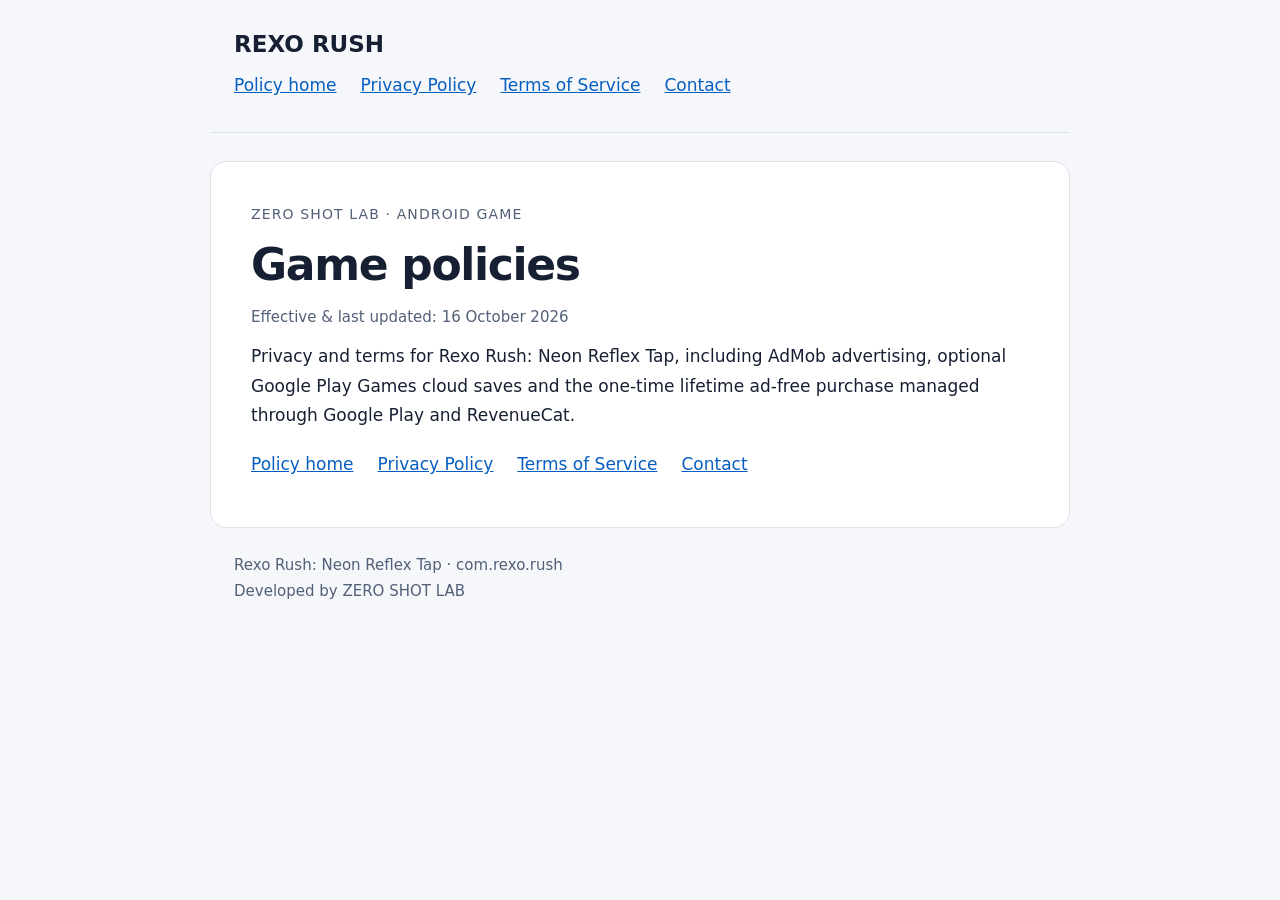
<file: index.html>
<!doctype html>
<html lang="en"><head><meta charset="utf-8"><meta name="viewport" content="width=device-width, initial-scale=1"><meta name="description" content="Game policies for Rexo Rush: Neon Reflex Tap by ZERO SHOT LAB."><title>Game policies · Rexo Rush</title><link rel="stylesheet" href="styles.css"><link rel="canonical" href="https://iamhero2709.github.io/Rexo_rush_privacy/"></head><body><header><div class="brand">REXO RUSH</div><nav aria-label="Policy navigation"><a href="index.html">Policy home</a><a href="privacy.html">Privacy Policy</a><a href="terms.html">Terms of Service</a><a href="mailto:randhir2709vns@gmail.com">Contact</a></nav></header><main id="content"><div class="label">ZERO SHOT LAB · Android game</div><h1>Game policies</h1><p class="updated">Effective &amp; last updated: 16 October 2026</p><p>Privacy and terms for Rexo Rush: Neon Reflex Tap, including AdMob advertising, optional Google Play Games cloud saves and the one-time lifetime ad-free purchase managed through Google Play and RevenueCat.</p><nav aria-label="Policy navigation"><a href="index.html">Policy home</a><a href="privacy.html">Privacy Policy</a><a href="terms.html">Terms of Service</a><a href="mailto:randhir2709vns@gmail.com">Contact</a></nav></main><footer>Rexo Rush: Neon Reflex Tap · com.rexo.rush<br>Developed by ZERO SHOT LAB</footer></body></html>
</file>
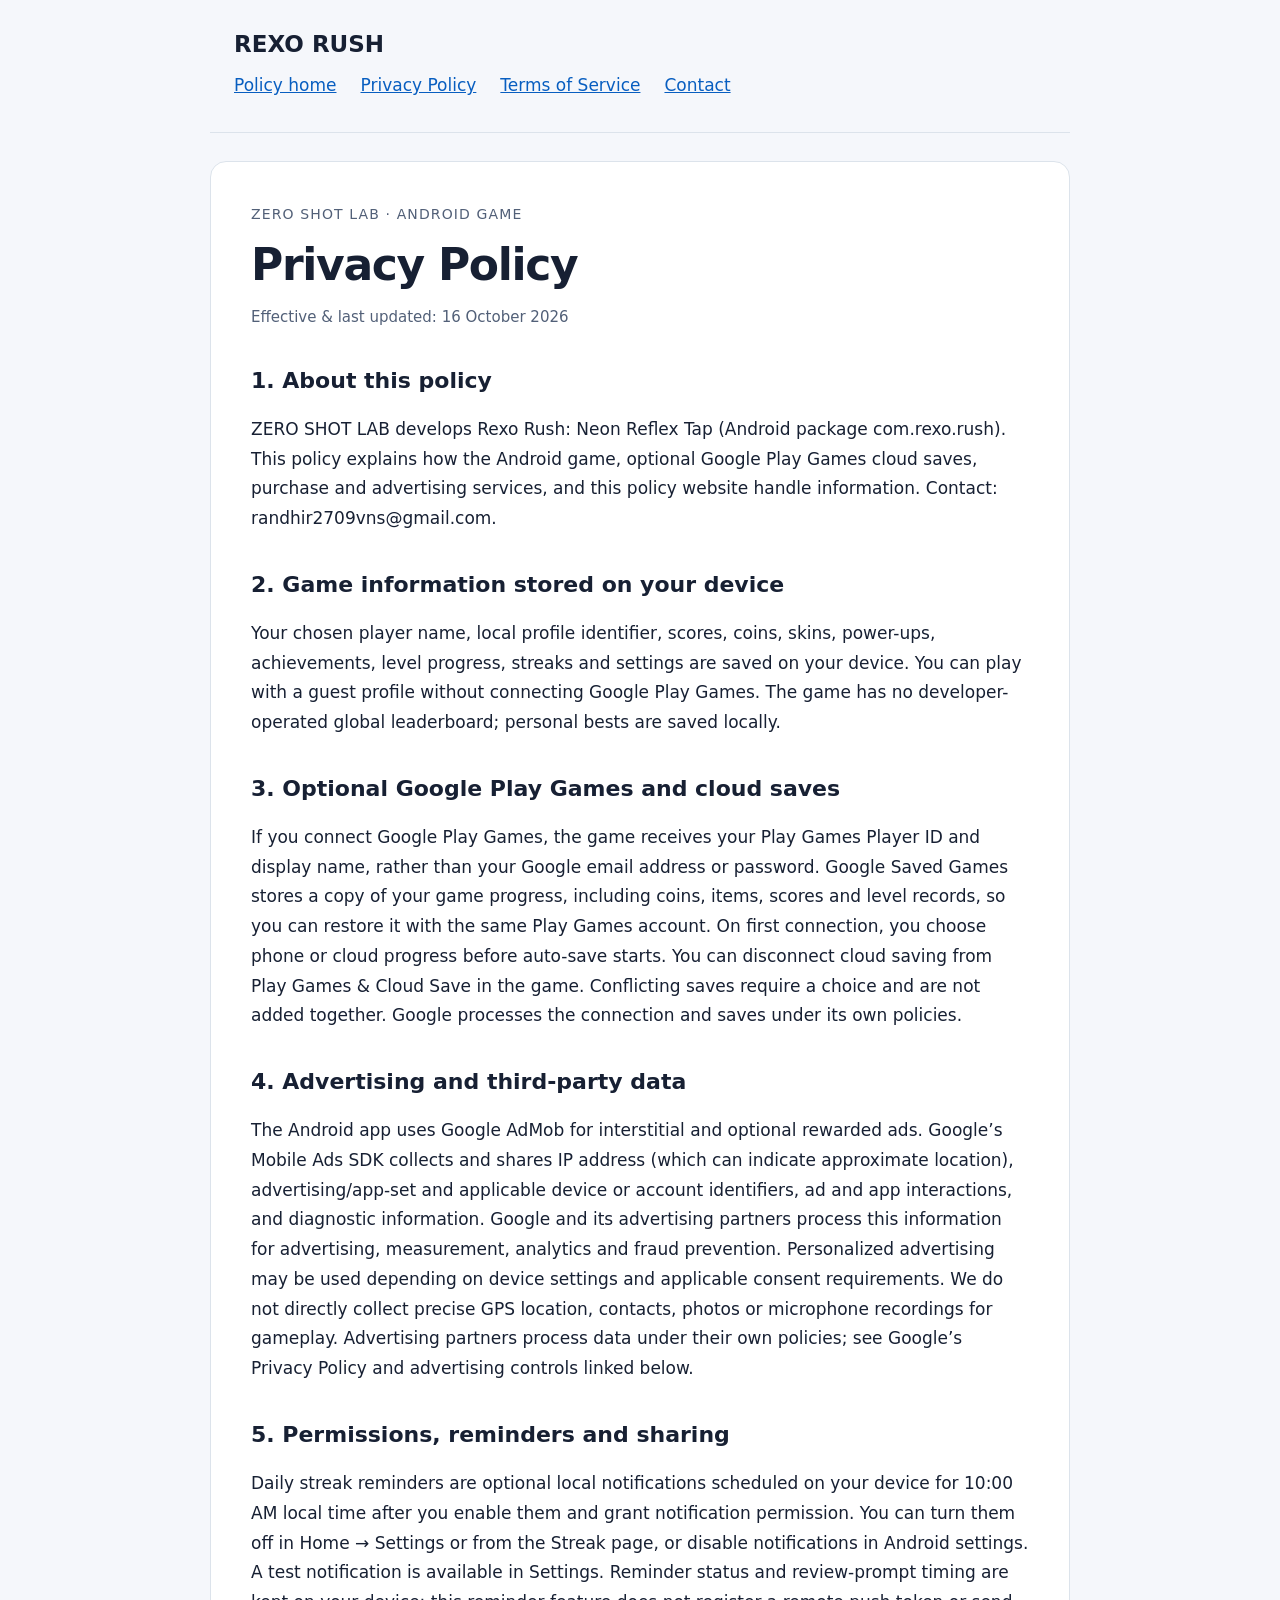
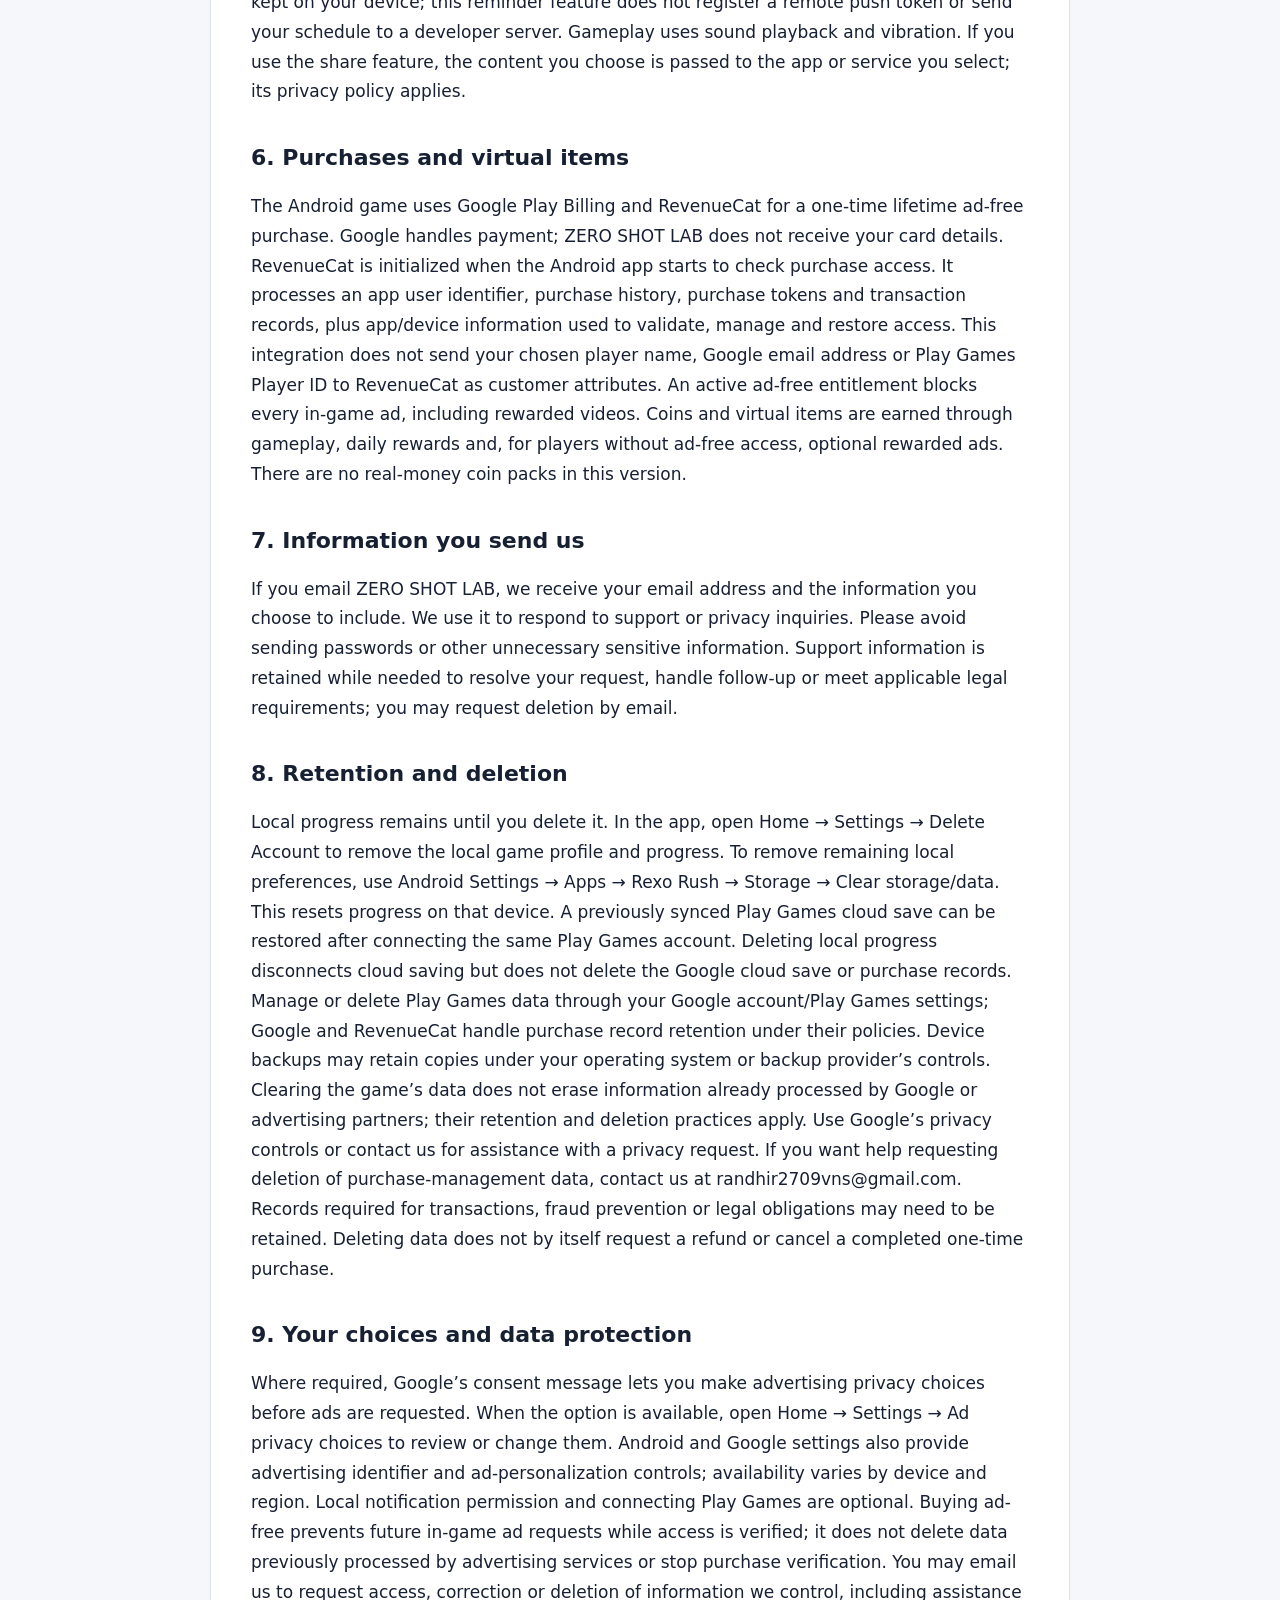
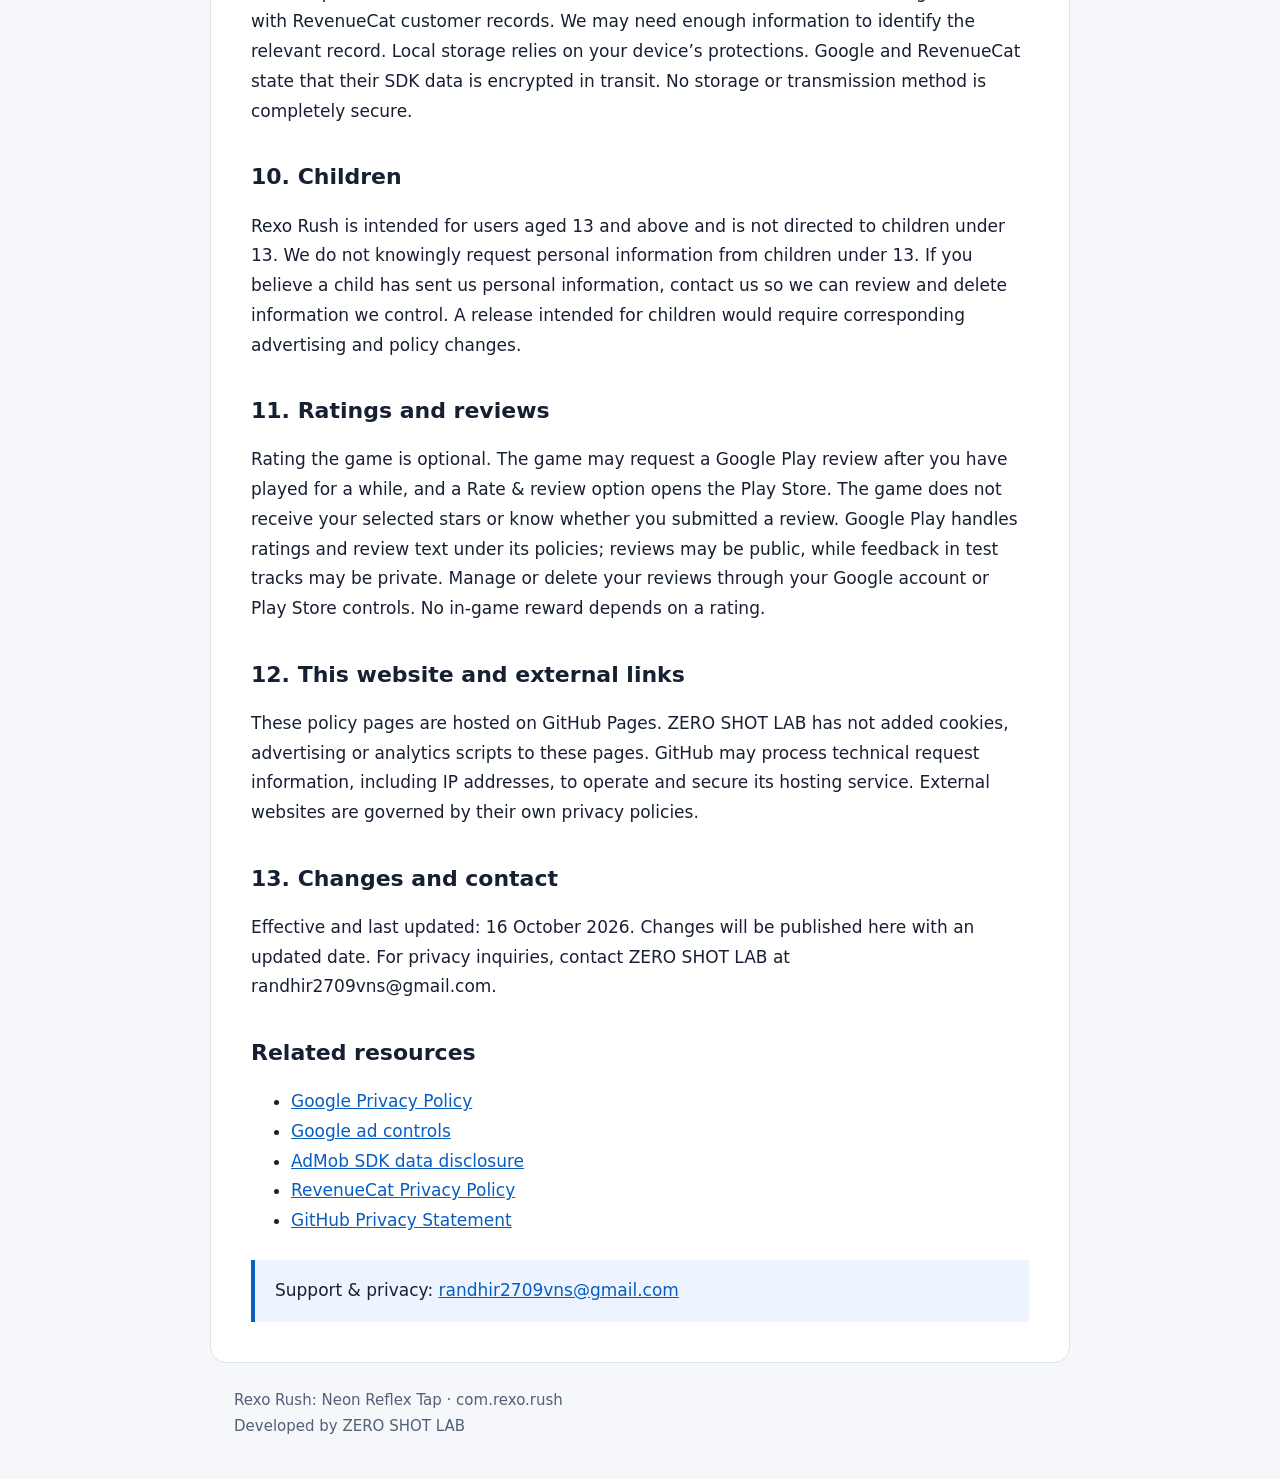
<file: privacy.html>
<!doctype html>
<html lang="en"><head><meta charset="utf-8"><meta name="viewport" content="width=device-width, initial-scale=1"><meta name="description" content="Privacy Policy for Rexo Rush: Neon Reflex Tap by ZERO SHOT LAB."><title>Privacy Policy · Rexo Rush</title><link rel="stylesheet" href="styles.css"><link rel="canonical" href="https://iamhero2709.github.io/Rexo_rush_privacy/privacy.html"></head><body><header><div class="brand">REXO RUSH</div><nav aria-label="Policy navigation"><a href="index.html">Policy home</a><a href="privacy.html" aria-current="page">Privacy Policy</a><a href="terms.html">Terms of Service</a><a href="mailto:randhir2709vns@gmail.com">Contact</a></nav></header><main id="content"><div class="label">ZERO SHOT LAB · Android game</div><h1>Privacy Policy</h1><p class="updated">Effective &amp; last updated: 16 October 2026</p><section id="section-1"><h2>1. About this policy</h2><p>ZERO SHOT LAB develops Rexo Rush: Neon Reflex Tap (Android package com.rexo.rush). This policy explains how the Android game, optional Google Play Games cloud saves, purchase and advertising services, and this policy website handle information. Contact: randhir2709vns@gmail.com.</p></section><section id="section-2"><h2>2. Game information stored on your device</h2><p>Your chosen player name, local profile identifier, scores, coins, skins, power-ups, achievements, level progress, streaks and settings are saved on your device. You can play with a guest profile without connecting Google Play Games. The game has no developer-operated global leaderboard; personal bests are saved locally.</p></section><section id="section-3"><h2>3. Optional Google Play Games and cloud saves</h2><p>If you connect Google Play Games, the game receives your Play Games Player ID and display name, rather than your Google email address or password. Google Saved Games stores a copy of your game progress, including coins, items, scores and level records, so you can restore it with the same Play Games account. On first connection, you choose phone or cloud progress before auto-save starts. You can disconnect cloud saving from Play Games &amp; Cloud Save in the game. Conflicting saves require a choice and are not added together. Google processes the connection and saves under its own policies.</p></section><section id="section-4"><h2>4. Advertising and third-party data</h2><p>The Android app uses Google AdMob for interstitial and optional rewarded ads. Google’s Mobile Ads SDK collects and shares IP address (which can indicate approximate location), advertising/app-set and applicable device or account identifiers, ad and app interactions, and diagnostic information. Google and its advertising partners process this information for advertising, measurement, analytics and fraud prevention. Personalized advertising may be used depending on device settings and applicable consent requirements. We do not directly collect precise GPS location, contacts, photos or microphone recordings for gameplay. Advertising partners process data under their own policies; see Google’s Privacy Policy and advertising controls linked below.</p></section><section id="section-5"><h2>5. Permissions, reminders and sharing</h2><p>Daily streak reminders are optional local notifications scheduled on your device for 10:00 AM local time after you enable them and grant notification permission. You can turn them off in Home → Settings or from the Streak page, or disable notifications in Android settings. A test notification is available in Settings. Reminder status and review-prompt timing are kept on your device; this reminder feature does not register a remote push token or send your schedule to a developer server. Gameplay uses sound playback and vibration. If you use the share feature, the content you choose is passed to the app or service you select; its privacy policy applies.</p></section><section id="section-6"><h2>6. Purchases and virtual items</h2><p>The Android game uses Google Play Billing and RevenueCat for a one-time lifetime ad-free purchase. Google handles payment; ZERO SHOT LAB does not receive your card details. RevenueCat is initialized when the Android app starts to check purchase access. It processes an app user identifier, purchase history, purchase tokens and transaction records, plus app/device information used to validate, manage and restore access. This integration does not send your chosen player name, Google email address or Play Games Player ID to RevenueCat as customer attributes. An active ad-free entitlement blocks every in-game ad, including rewarded videos. Coins and virtual items are earned through gameplay, daily rewards and, for players without ad-free access, optional rewarded ads. There are no real-money coin packs in this version.</p></section><section id="section-7"><h2>7. Information you send us</h2><p>If you email ZERO SHOT LAB, we receive your email address and the information you choose to include. We use it to respond to support or privacy inquiries. Please avoid sending passwords or other unnecessary sensitive information. Support information is retained while needed to resolve your request, handle follow-up or meet applicable legal requirements; you may request deletion by email.</p></section><section id="section-8"><h2>8. Retention and deletion</h2><p>Local progress remains until you delete it. In the app, open Home → Settings → Delete Account to remove the local game profile and progress. To remove remaining local preferences, use Android Settings → Apps → Rexo Rush → Storage → Clear storage/data. This resets progress on that device. A previously synced Play Games cloud save can be restored after connecting the same Play Games account. Deleting local progress disconnects cloud saving but does not delete the Google cloud save or purchase records. Manage or delete Play Games data through your Google account/Play Games settings; Google and RevenueCat handle purchase record retention under their policies. Device backups may retain copies under your operating system or backup provider’s controls. Clearing the game’s data does not erase information already processed by Google or advertising partners; their retention and deletion practices apply. Use Google’s privacy controls or contact us for assistance with a privacy request. If you want help requesting deletion of purchase-management data, contact us at randhir2709vns@gmail.com. Records required for transactions, fraud prevention or legal obligations may need to be retained. Deleting data does not by itself request a refund or cancel a completed one-time purchase.</p></section><section id="section-9"><h2>9. Your choices and data protection</h2><p>Where required, Google’s consent message lets you make advertising privacy choices before ads are requested. When the option is available, open Home → Settings → Ad privacy choices to review or change them. Android and Google settings also provide advertising identifier and ad-personalization controls; availability varies by device and region. Local notification permission and connecting Play Games are optional. Buying ad-free prevents future in-game ad requests while access is verified; it does not delete data previously processed by advertising services or stop purchase verification. You may email us to request access, correction or deletion of information we control, including assistance with RevenueCat customer records. We may need enough information to identify the relevant record. Local storage relies on your device’s protections. Google and RevenueCat state that their SDK data is encrypted in transit. No storage or transmission method is completely secure.</p></section><section id="section-10"><h2>10. Children</h2><p>Rexo Rush is intended for users aged 13 and above and is not directed to children under 13. We do not knowingly request personal information from children under 13. If you believe a child has sent us personal information, contact us so we can review and delete information we control. A release intended for children would require corresponding advertising and policy changes.</p></section><section id="section-11"><h2>11. Ratings and reviews</h2><p>Rating the game is optional. The game may request a Google Play review after you have played for a while, and a Rate &amp; review option opens the Play Store. The game does not receive your selected stars or know whether you submitted a review. Google Play handles ratings and review text under its policies; reviews may be public, while feedback in test tracks may be private. Manage or delete your reviews through your Google account or Play Store controls. No in-game reward depends on a rating.</p></section><section id="section-12"><h2>12. This website and external links</h2><p>These policy pages are hosted on GitHub Pages. ZERO SHOT LAB has not added cookies, advertising or analytics scripts to these pages. GitHub may process technical request information, including IP addresses, to operate and secure its hosting service. External websites are governed by their own privacy policies.</p></section><section id="section-13"><h2>13. Changes and contact</h2><p>Effective and last updated: 16 October 2026. Changes will be published here with an updated date. For privacy inquiries, contact ZERO SHOT LAB at randhir2709vns@gmail.com.</p></section><h2>Related resources</h2><ul><li><a href="https://policies.google.com/privacy">Google Privacy Policy</a></li><li><a href="https://myadcenter.google.com/">Google ad controls</a></li><li><a href="https://developers.google.com/admob/android/privacy/play-data-disclosure">AdMob SDK data disclosure</a></li><li><a href="https://www.revenuecat.com/privacy/">RevenueCat Privacy Policy</a></li><li><a href="https://docs.github.com/en/site-policy/privacy-policies/github-general-privacy-statement">GitHub Privacy Statement</a></li></ul><div class="notice">Support &amp; privacy: <a href="mailto:randhir2709vns@gmail.com">randhir2709vns@gmail.com</a></div></main><footer>Rexo Rush: Neon Reflex Tap · com.rexo.rush<br>Developed by ZERO SHOT LAB</footer></body></html>
</file>
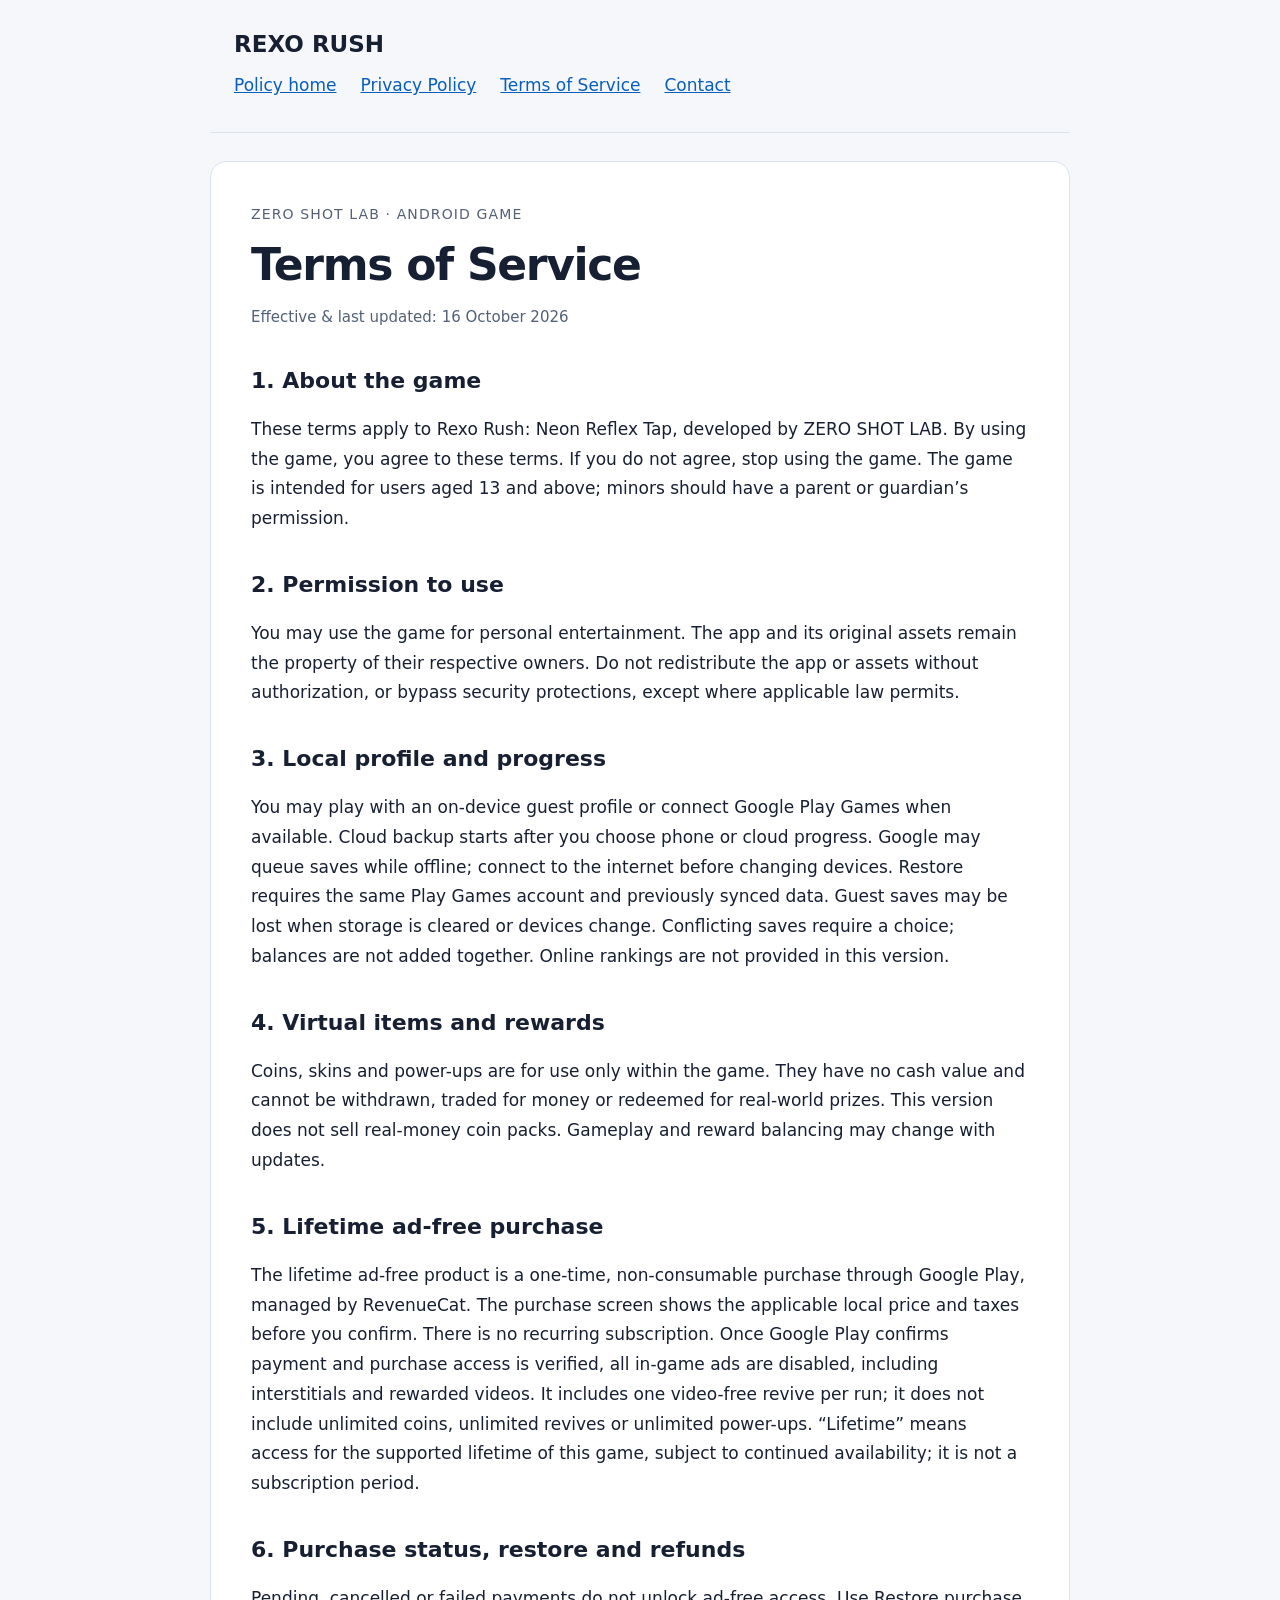
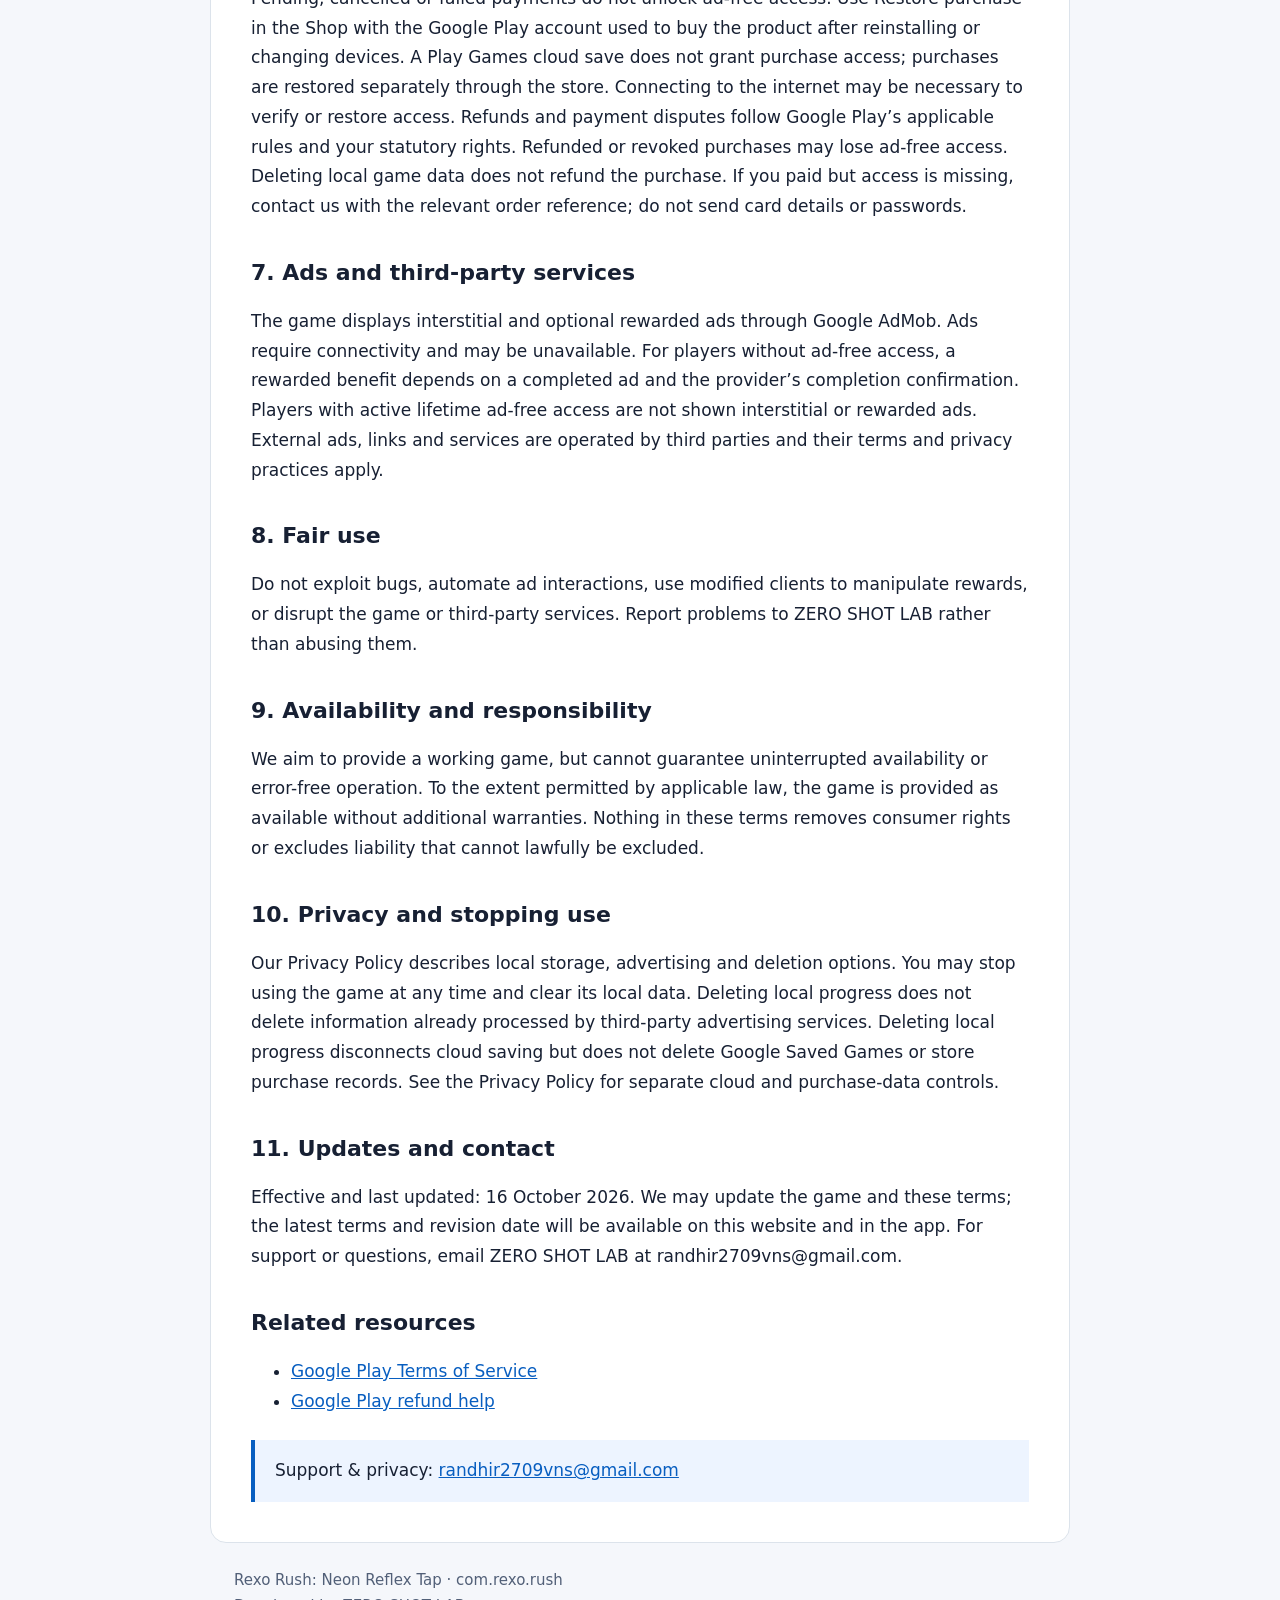
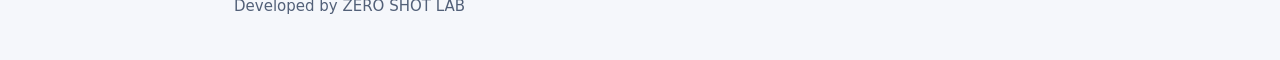
<file: terms.html>
<!doctype html>
<html lang="en"><head><meta charset="utf-8"><meta name="viewport" content="width=device-width, initial-scale=1"><meta name="description" content="Terms of Service for Rexo Rush: Neon Reflex Tap by ZERO SHOT LAB."><title>Terms of Service · Rexo Rush</title><link rel="stylesheet" href="styles.css"><link rel="canonical" href="https://iamhero2709.github.io/Rexo_rush_privacy/terms.html"></head><body><header><div class="brand">REXO RUSH</div><nav aria-label="Policy navigation"><a href="index.html">Policy home</a><a href="privacy.html">Privacy Policy</a><a href="terms.html" aria-current="page">Terms of Service</a><a href="mailto:randhir2709vns@gmail.com">Contact</a></nav></header><main id="content"><div class="label">ZERO SHOT LAB · Android game</div><h1>Terms of Service</h1><p class="updated">Effective &amp; last updated: 16 October 2026</p><section id="section-1"><h2>1. About the game</h2><p>These terms apply to Rexo Rush: Neon Reflex Tap, developed by ZERO SHOT LAB. By using the game, you agree to these terms. If you do not agree, stop using the game. The game is intended for users aged 13 and above; minors should have a parent or guardian’s permission.</p></section><section id="section-2"><h2>2. Permission to use</h2><p>You may use the game for personal entertainment. The app and its original assets remain the property of their respective owners. Do not redistribute the app or assets without authorization, or bypass security protections, except where applicable law permits.</p></section><section id="section-3"><h2>3. Local profile and progress</h2><p>You may play with an on-device guest profile or connect Google Play Games when available. Cloud backup starts after you choose phone or cloud progress. Google may queue saves while offline; connect to the internet before changing devices. Restore requires the same Play Games account and previously synced data. Guest saves may be lost when storage is cleared or devices change. Conflicting saves require a choice; balances are not added together. Online rankings are not provided in this version.</p></section><section id="section-4"><h2>4. Virtual items and rewards</h2><p>Coins, skins and power-ups are for use only within the game. They have no cash value and cannot be withdrawn, traded for money or redeemed for real-world prizes. This version does not sell real-money coin packs. Gameplay and reward balancing may change with updates.</p></section><section id="section-5"><h2>5. Lifetime ad-free purchase</h2><p>The lifetime ad-free product is a one-time, non-consumable purchase through Google Play, managed by RevenueCat. The purchase screen shows the applicable local price and taxes before you confirm. There is no recurring subscription. Once Google Play confirms payment and purchase access is verified, all in-game ads are disabled, including interstitials and rewarded videos. It includes one video-free revive per run; it does not include unlimited coins, unlimited revives or unlimited power-ups. “Lifetime” means access for the supported lifetime of this game, subject to continued availability; it is not a subscription period.</p></section><section id="section-6"><h2>6. Purchase status, restore and refunds</h2><p>Pending, cancelled or failed payments do not unlock ad-free access. Use Restore purchase in the Shop with the Google Play account used to buy the product after reinstalling or changing devices. A Play Games cloud save does not grant purchase access; purchases are restored separately through the store. Connecting to the internet may be necessary to verify or restore access. Refunds and payment disputes follow Google Play’s applicable rules and your statutory rights. Refunded or revoked purchases may lose ad-free access. Deleting local game data does not refund the purchase. If you paid but access is missing, contact us with the relevant order reference; do not send card details or passwords.</p></section><section id="section-7"><h2>7. Ads and third-party services</h2><p>The game displays interstitial and optional rewarded ads through Google AdMob. Ads require connectivity and may be unavailable. For players without ad-free access, a rewarded benefit depends on a completed ad and the provider’s completion confirmation. Players with active lifetime ad-free access are not shown interstitial or rewarded ads. External ads, links and services are operated by third parties and their terms and privacy practices apply.</p></section><section id="section-8"><h2>8. Fair use</h2><p>Do not exploit bugs, automate ad interactions, use modified clients to manipulate rewards, or disrupt the game or third-party services. Report problems to ZERO SHOT LAB rather than abusing them.</p></section><section id="section-9"><h2>9. Availability and responsibility</h2><p>We aim to provide a working game, but cannot guarantee uninterrupted availability or error-free operation. To the extent permitted by applicable law, the game is provided as available without additional warranties. Nothing in these terms removes consumer rights or excludes liability that cannot lawfully be excluded.</p></section><section id="section-10"><h2>10. Privacy and stopping use</h2><p>Our Privacy Policy describes local storage, advertising and deletion options. You may stop using the game at any time and clear its local data. Deleting local progress does not delete information already processed by third-party advertising services. Deleting local progress disconnects cloud saving but does not delete Google Saved Games or store purchase records. See the Privacy Policy for separate cloud and purchase-data controls.</p></section><section id="section-11"><h2>11. Updates and contact</h2><p>Effective and last updated: 16 October 2026. We may update the game and these terms; the latest terms and revision date will be available on this website and in the app. For support or questions, email ZERO SHOT LAB at randhir2709vns@gmail.com.</p></section><h2>Related resources</h2><ul><li><a href="https://play.google.com/about/play-terms/">Google Play Terms of Service</a></li><li><a href="https://support.google.com/googleplay/answer/2479637">Google Play refund help</a></li></ul><div class="notice">Support &amp; privacy: <a href="mailto:randhir2709vns@gmail.com">randhir2709vns@gmail.com</a></div></main><footer>Rexo Rush: Neon Reflex Tap · com.rexo.rush<br>Developed by ZERO SHOT LAB</footer></body></html>
</file>
<file: styles.css>
:root{color-scheme:light;--ink:#172033;--muted:#526078;--line:#dce3eb;--accent:#085ec0}*{box-sizing:border-box}body{margin:0;background:#f5f7fb;color:var(--ink);font:17px/1.75 system-ui,sans-serif}a{color:var(--accent);overflow-wrap:anywhere}a:focus-visible{outline:3px solid var(--accent);outline-offset:4px}header,main,footer{max-width:860px;margin:auto;padding:24px}header{border-bottom:1px solid var(--line)}nav{display:flex;gap:8px 24px;flex-wrap:wrap}nav a{display:inline-flex;align-items:center;min-height:44px}.brand{font-size:23px;font-weight:800}.label{color:var(--muted);font-size:14px;letter-spacing:.08em;text-transform:uppercase}main{background:#fff;padding:40px;border:1px solid var(--line);border-radius:16px;margin-top:28px}h1{font-size:clamp(30px,6vw,44px);line-height:1.2;letter-spacing:-.03em;margin:12px 0}h2{font-size:22px;line-height:1.4;margin-top:36px}p{margin:12px 0}.updated,footer{color:var(--muted);font-size:15px}.notice{background:#edf4ff;border-left:4px solid var(--accent);padding:16px 20px;margin-top:24px}footer{padding-bottom:40px}@media(max-width:600px){main{margin:16px 12px 0;padding:24px 20px}header,footer{padding:20px}body{font-size:16px}}@media print{body{background:white}nav{display:none}main{border:0;margin:0;padding:0}header,main,footer{max-width:none}}
</file>
